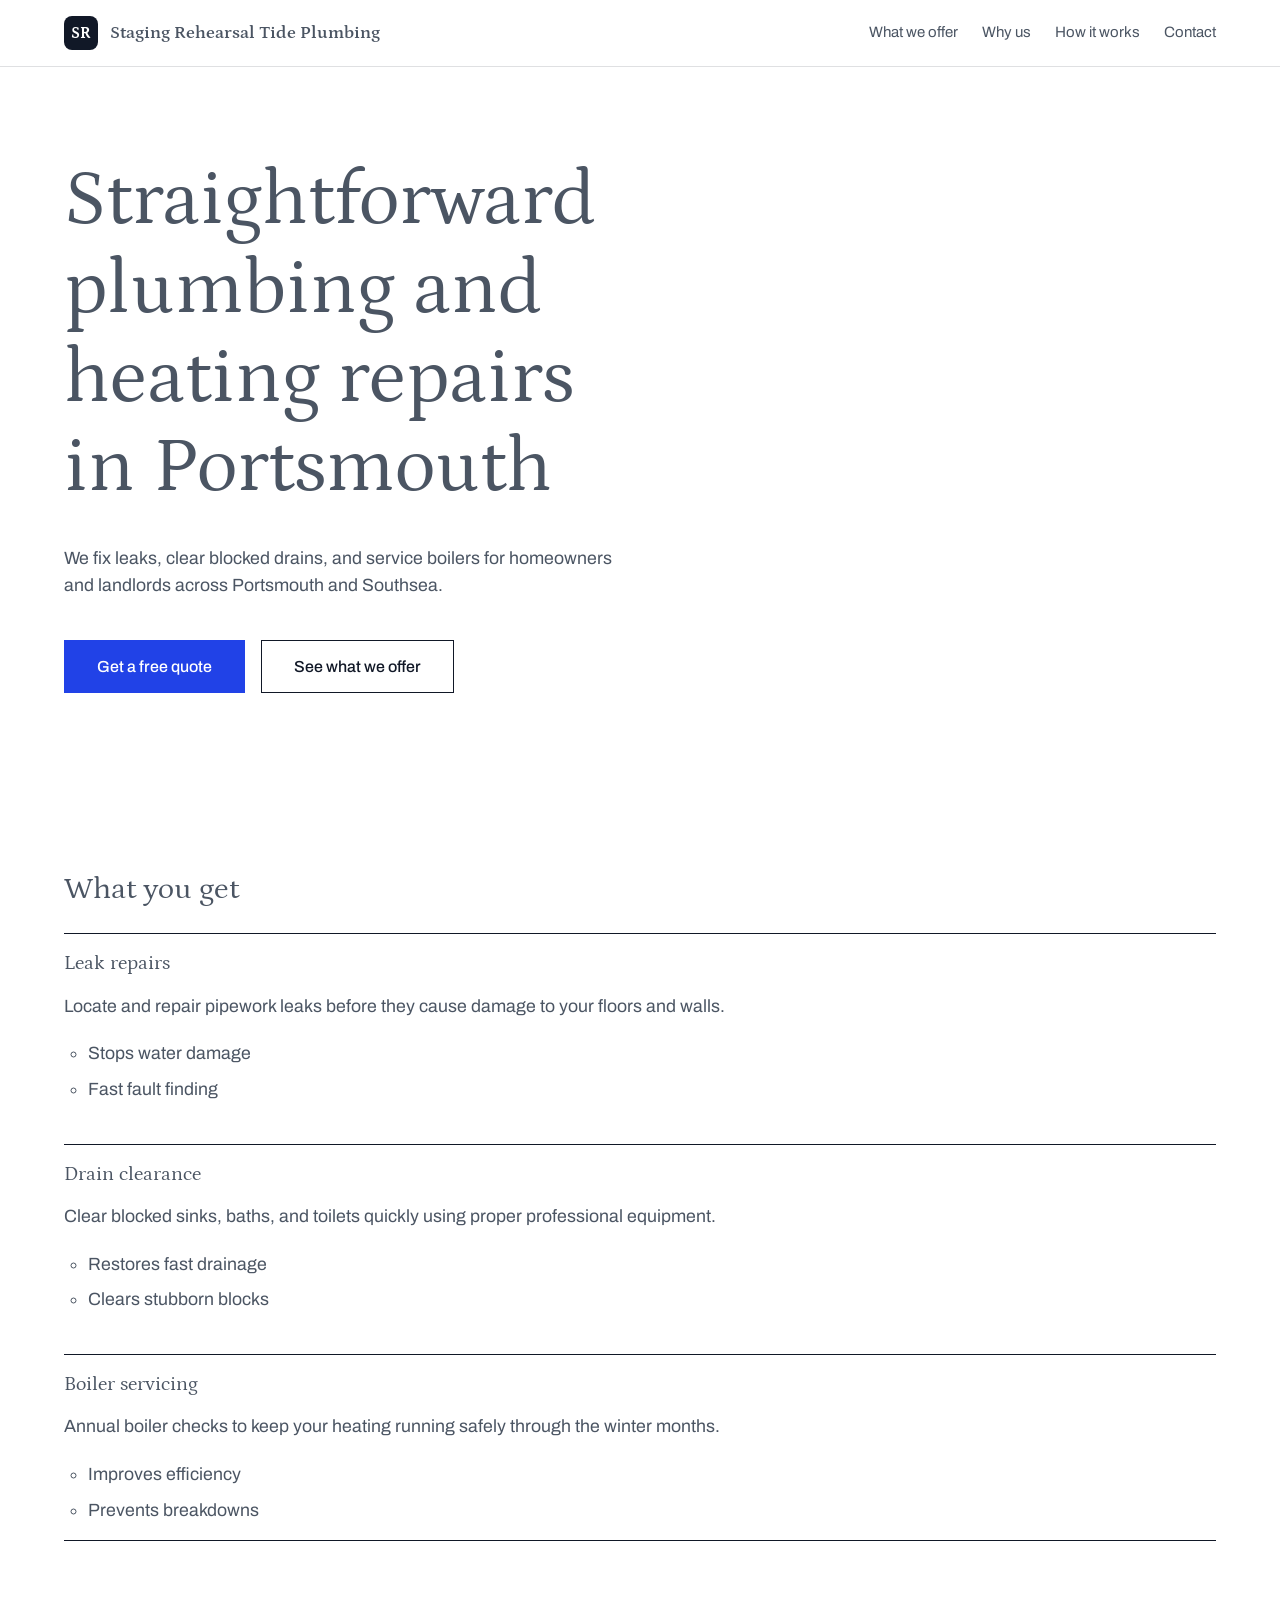
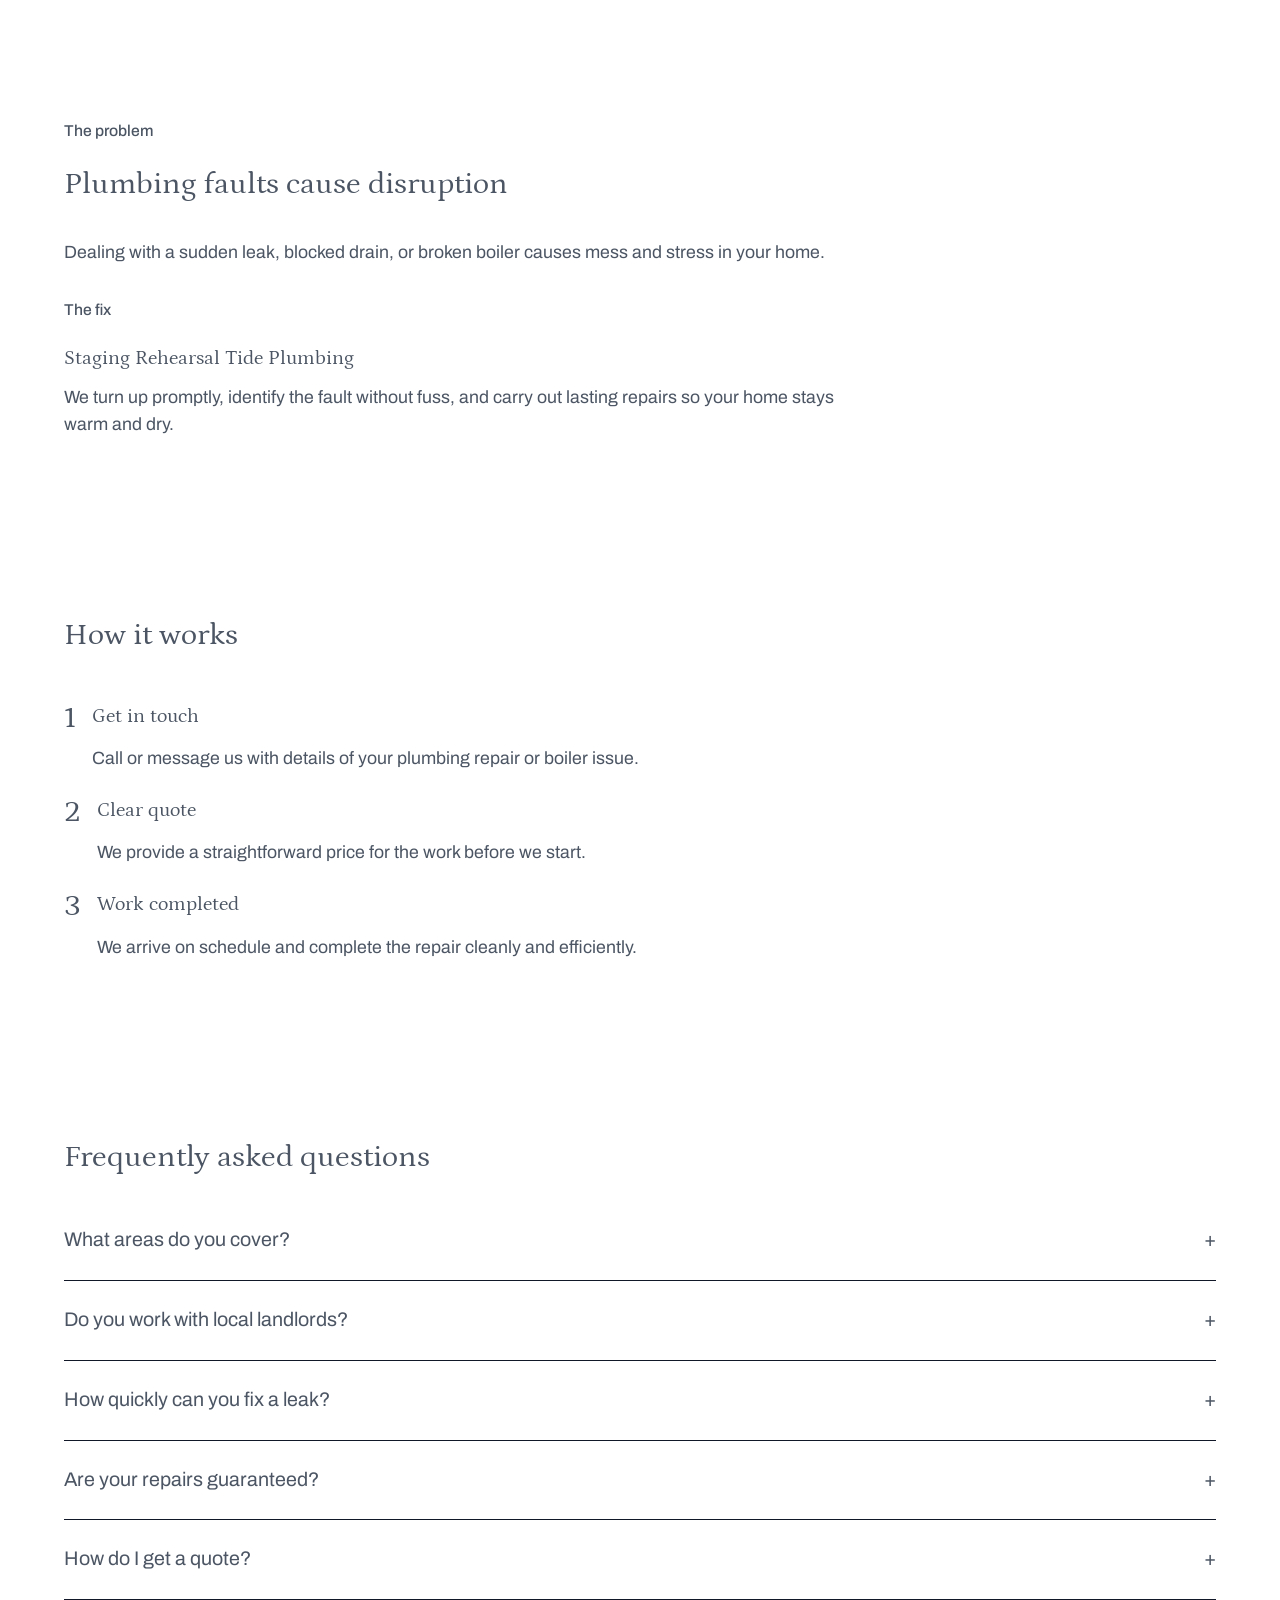
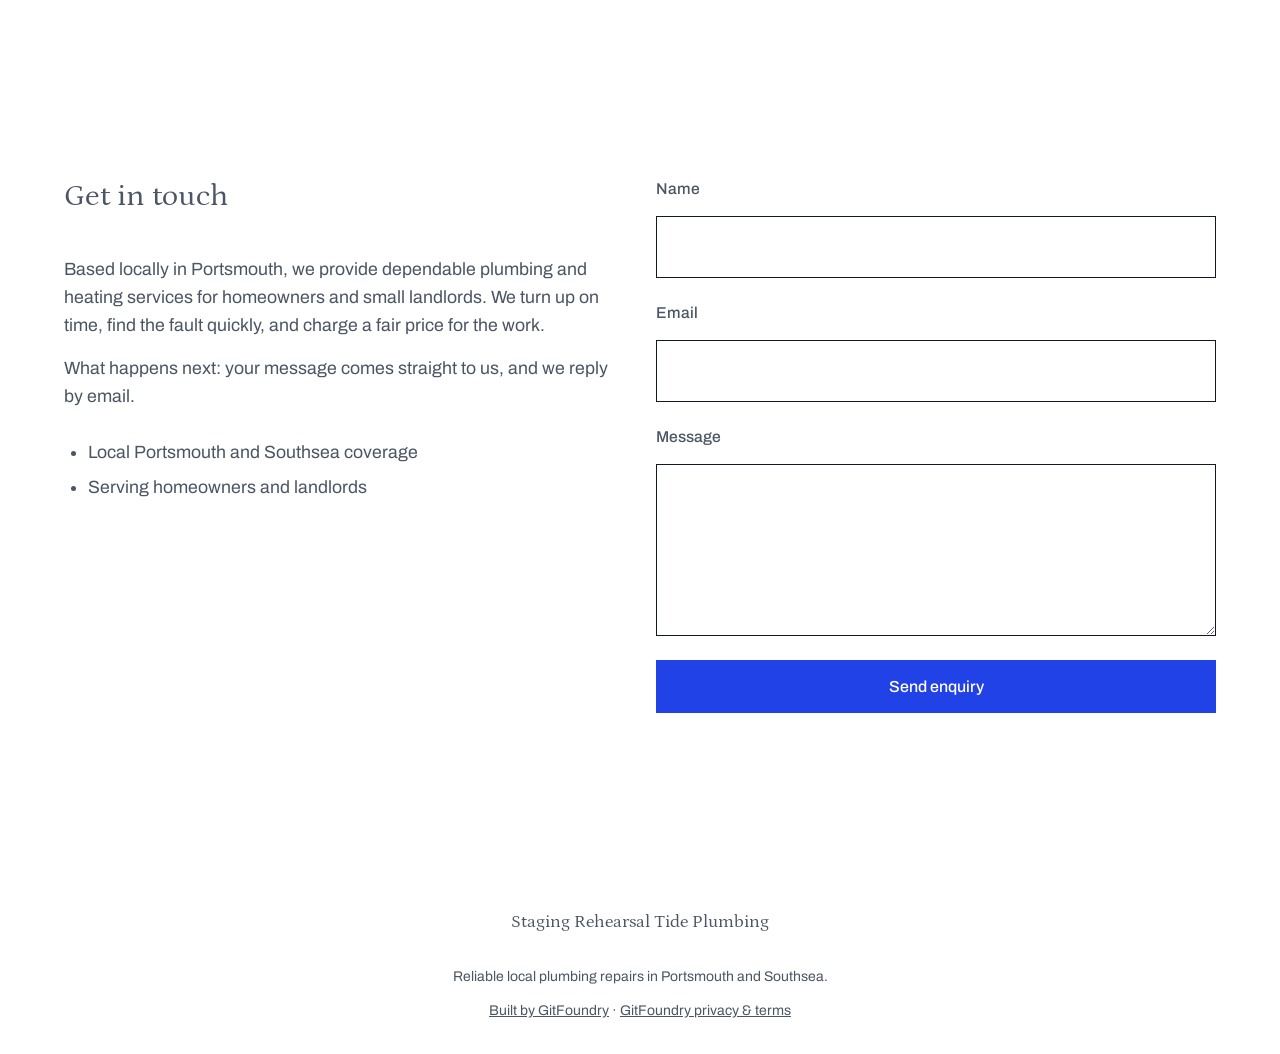
<file: index.html>
<!DOCTYPE html>
<html lang="en">
<head>
  <meta charset="UTF-8">
  <meta name="viewport" content="width=device-width, initial-scale=1.0">
  <title>Staging Rehearsal Tide Plumbing — Straightforward plumbing and heating repairs in Portsmouth</title>
  <meta name="description" content="Staging Rehearsal Tide Plumbing offers local plumbing repairs, drain clearance, and boiler servicing for homeowners and landlords in Portsmouth and Southsea.">
  <link rel="icon" href="favicon.svg" type="image/svg+xml">
  <link href="https://fonts.googleapis.com/css2?family=Petrona:wght@100..900&family=Archivo:wght@300..700&display=swap" rel="stylesheet">
  <link rel="stylesheet" href="styles.css">
  <noscript><style>
  .menu-toggle { display: none !important; }
  </style></noscript>
  <meta property="og:title" content="Staging Rehearsal Tide Plumbing">
  <meta property="og:description" content="Staging Rehearsal Tide Plumbing offers local plumbing repairs, drain clearance, and boiler servicing for homeowners and landlords in Portsmouth and Southsea.">
  <meta property="og:image" content="og-image.png">
  <meta property="og:url" content="index.html">
  <meta property="og:type" content="website">
  <meta name="twitter:card" content="summary_large_image">
  <script type="application/ld+json">{"@context":"https://schema.org","@type":"ProfessionalService","name":"Staging Rehearsal Tide Plumbing","description":"Based locally in Portsmouth, we provide dependable plumbing and heating services for homeowners and small landlords. We turn up on time, find the fault quickly, and charge a fair price for the work."}</script>
</head>
<body>
<a class="skip-link" href="#main">Skip to content</a>
<header class="site-header" data-mobile-nav-open="false">
  <div class="site-header__inner">
    <a class="brand" href="index.html">
      <span class="brand__mark" aria-hidden="true">SR</span>
      <span class="brand__wordmark">Staging Rehearsal Tide Plumbing</span>
    </a>
    <button type="button" class="menu-toggle" data-mobile-nav-toggle aria-controls="primary-nav" aria-expanded="false" aria-label="Toggle navigation">
      <span class="menu-toggle__bar" aria-hidden="true"></span>
      <span class="menu-toggle__bar" aria-hidden="true"></span>
      <span class="menu-toggle__bar" aria-hidden="true"></span>
    </button>
    <nav class="primary-nav" id="primary-nav" aria-label="Primary">
      <a href="#features-list">What we offer</a>
      <a href="#problem-solution">Why us</a>
      <a href="#process-steps">How it works</a>
      <a href="#contact-block">Contact</a>
    </nav>
  </div>
</header>

<main id="main">
<section data-section="hero-split" data-surface="dominant" id="hero-split" class="hero-split">
  <div class="container hero-split__inner">
    <div class="hero-split__text">
      <h1 class="hero-split__headline">Straightforward plumbing and heating repairs in Portsmouth</h1>
      <p class="hero-split__sub">We fix leaks, clear blocked drains, and service boilers for homeowners and landlords across Portsmouth and Southsea.</p>
      <div class="hero-split__ctas">
        <a href="#contact" class="btn btn--primary">Get a free quote</a>
        <a href="#features-list" class="btn btn--ghost">See what we offer</a>
      </div>
    </div>

  </div>
</section>
<section data-section="features-list" data-surface="dominant" id="features-list" class="features-list">
  <div class="container">
    <h2 class="features-list__title">What you get</h2>
    <ul class="features-list__items">
      <li class="features-list__item">
        <div class="features-list__body">
          <h3 class="features-list__name">Leak repairs</h3>
          <p class="features-list__desc">Locate and repair pipework leaks before they cause damage to your floors and walls.</p>
          <ul class="features-list__bullets"><li>Stops water damage</li><li>Fast fault finding</li></ul>
        </div>
      </li>
      <li class="features-list__item">
        <div class="features-list__body">
          <h3 class="features-list__name">Drain clearance</h3>
          <p class="features-list__desc">Clear blocked sinks, baths, and toilets quickly using proper professional equipment.</p>
          <ul class="features-list__bullets"><li>Restores fast drainage</li><li>Clears stubborn blocks</li></ul>
        </div>
      </li>
      <li class="features-list__item">
        <div class="features-list__body">
          <h3 class="features-list__name">Boiler servicing</h3>
          <p class="features-list__desc">Annual boiler checks to keep your heating running safely through the winter months.</p>
          <ul class="features-list__bullets"><li>Improves efficiency</li><li>Prevents breakdowns</li></ul>
        </div>
      </li>
    </ul>
  </div>
</section>
<section data-section="problem-solution" data-surface="dominant" id="problem-solution" class="problem-solution">
  <div class="container problem-solution__inner">
    <div class="problem-solution__problem">
      <p class="problem-solution__label">The problem</p>
      <h2 class="problem-solution__headline">Plumbing faults cause disruption</h2>
      <p class="problem-solution__body">Dealing with a sudden leak, blocked drain, or broken boiler causes mess and stress in your home.</p>
    </div>
    <div class="problem-solution__answer">
      <p class="problem-solution__label">The fix</p>
      <h3 class="problem-solution__product">Staging Rehearsal Tide Plumbing</h3>
      <p class="problem-solution__body">We turn up promptly, identify the fault without fuss, and carry out lasting repairs so your home stays warm and dry.</p>
    </div>
  </div>
</section>
<section data-section="process-steps" data-surface="dominant" id="process-steps" class="process-steps">
  <div class="container">
    <div class="process-steps__intro">
    <h2 class="process-steps__title">How it works</h2>
    </div>
    <ol class="process-steps__list">
      <li class="process-step">
        <span class="process-step__num" aria-hidden="true">1</span>
        <div class="process-step__body">
          <h3 class="process-step__heading">Get in touch</h3>
          <p class="process-step__desc">Call or message us with details of your plumbing repair or boiler issue.</p>
        </div>
      </li>
      <li class="process-step">
        <span class="process-step__num" aria-hidden="true">2</span>
        <div class="process-step__body">
          <h3 class="process-step__heading">Clear quote</h3>
          <p class="process-step__desc">We provide a straightforward price for the work before we start.</p>
        </div>
      </li>
      <li class="process-step">
        <span class="process-step__num" aria-hidden="true">3</span>
        <div class="process-step__body">
          <h3 class="process-step__heading">Work completed</h3>
          <p class="process-step__desc">We arrive on schedule and complete the repair cleanly and efficiently.</p>
        </div>
      </li>
    </ol>
  </div>
</section>
<section data-section="faq-accordion" data-surface="dominant" id="faq-accordion" class="faq-accordion">
  <div class="container">
    <h2 class="faq-accordion__title">Frequently asked questions</h2>
    <div class="faq-accordion__list">
      <details class="faq-item">
        <summary class="faq-item__question">What areas do you cover?</summary>
        <div class="faq-item__answer"><p>We cover all of Portsmouth and Southsea for domestic plumbing and heating jobs.</p></div>
      </details>
      <details class="faq-item">
        <summary class="faq-item__question">Do you work with local landlords?</summary>
        <div class="faq-item__answer"><p>Yes, we handle routine repairs and boiler servicing for small landlords in the area.</p></div>
      </details>
      <details class="faq-item">
        <summary class="faq-item__question">How quickly can you fix a leak?</summary>
        <div class="faq-item__answer"><p>We aim to attend urgent leaks on the same day depending on our daily schedule.</p></div>
      </details>
      <details class="faq-item">
        <summary class="faq-item__question">Are your repairs guaranteed?</summary>
        <div class="faq-item__answer"><p>All our replacement parts and repair work come with a standard workmanship guarantee.</p></div>
      </details>
      <details class="faq-item">
        <summary class="faq-item__question">How do I get a quote?</summary>
        <div class="faq-item__answer"><p>Call us or send a message with details of the repair and we will give you a clear price.</p></div>
      </details>
    </div>
  </div>
</section>
<section data-section="contact-block" data-surface="dominant" id="contact" class="contact-block">
  <div class="container contact-block__inner" id="contact-block">
    <div class="contact-block__info">
      <h2 class="contact-block__title">Get in touch</h2>
      <p class="contact-block__about">Based locally in Portsmouth, we provide dependable plumbing and heating services for homeowners and small landlords. We turn up on time, find the fault quickly, and charge a fair price for the work.</p>
      <p class="contact-block__promise">What happens next: your message comes straight to us, and we reply by email.</p>
      <ul class="contact-block__signals"><li>Local Portsmouth and Southsea coverage</li><li>Serving homeowners and landlords</li></ul>
    </div>
    <form class="contact-block__form" action="https://gitfoundry-worker-test.gitfoundry.workers.dev/api/site-enquiry" method="POST">
      <input type="hidden" name="subject" value="Enquiry from Staging Rehearsal Tide Plumbing">
      <input type="hidden" name="page" value="index.html">
      <input type="text" name="_gotcha" tabindex="-1" autocomplete="off" aria-hidden="true" style="position:absolute;left:-9999px">
      <div class="form-field">
        <label for="contact-name" class="form-label">Name</label>
        <input id="contact-name" name="name" type="text" class="form-input" autocomplete="name" required>
      </div>
      <div class="form-field">
        <label for="contact-email" class="form-label">Email</label>
        <input id="contact-email" name="email" type="email" class="form-input" autocomplete="email" required>
      </div>
      <div class="form-field">
        <label for="contact-message" class="form-label">Message</label>
        <textarea id="contact-message" name="message" class="form-textarea" rows="5" required></textarea>
      </div>
      <button type="submit" class="btn btn--primary">Send enquiry</button>
    </form>
  </div>
</section>
</main>
<footer class="site-footer">
  <div class="container site-footer__inner">
    <p class="site-footer__brand">Staging Rehearsal Tide Plumbing</p>
    <p class="site-footer__tagline">Reliable local plumbing repairs in Portsmouth and Southsea.</p>
    <p class="site-footer__built"><a href="https://gitfoundry.co.uk">Built by GitFoundry</a> · <a href="https://gitfoundry.co.uk/legal">GitFoundry privacy &amp; terms</a></p>
  </div>
</footer>
  <script src="mobile-nav.js" defer></script>
</body>
</html>
</file>
<file: styles.css>
/* Composable design stylesheet for style "arcade-f65b0b91-bdd1-458d-8775-2f6fa8a9d4b1". */
/* Compiled from reviewed style data by lib/design-css.mjs. The model never writes this file. */
:root {
  --colour-dominant: #ffffff;
  --colour-on-dominant: #4b5563;
  --colour-supporting: #111827;
  --colour-on-supporting: #ffffff;
  --colour-accent: #2142e7;
  --colour-on-accent: #ffffff;
  --colour-muted: #70747d;
  --colour-border: #111827;
  --colour-focus: #4b5563;
  --colour-on-dark-focus: #ffffff;
  --colour-error: #6b0014;
  --colour-success: #0b3d20;
  --font-display: "Petrona", Georgia, "Times New Roman", serif;
  --font-body: "Archivo", -apple-system, BlinkMacSystemFont, "Segoe UI", Roboto, Helvetica, Arial, sans-serif;
  --text-display: clamp(3.482rem, 3.0140000000000002rem + 2.34vw, 5.12rem);
  --leading-display: 1.14;
  --tracking-display: -0.02em;
  --weight-display: 400;
  --text-h1: clamp(2.176rem, 1.8834285714285715rem + 1.4628571428571429vw, 3.2rem);
  --leading-h1: 1.19;
  --tracking-h1: -0.015em;
  --weight-h1: 400;
  --text-h2: clamp(1.375rem, 1.1964285714285714rem + 0.8928571428571428vw, 2rem);
  --leading-h2: 1.24;
  --tracking-h2: -0.01em;
  --weight-h2: 400;
  --text-h3: clamp(1.125rem, 1.0892857142857142rem + 0.17857142857142858vw, 1.25rem);
  --leading-h3: 1.34;
  --tracking-h3: 0em;
  --weight-h3: 400;
  --text-body: clamp(1rem, 0.9642857142857143rem + 0.17857142857142858vw, 1.125rem);
  --leading-body: 1.56;
  --tracking-body: 0em;
  --weight-body: 400;
  --text-small: 0.875rem;
  --leading-small: 1.46;
  --tracking-small: 0em;
  --weight-small: 400;
  --text-label: clamp(0.875rem, 0.8392857142857143rem + 0.17857142857142858vw, 1rem);
  --leading-label: 1.4;
  --tracking-label: 0.01em;
  --weight-label: 500;
  --text-button: 1rem;
  --leading-button: 1.2;
  --tracking-button: 0em;
  --weight-button: 500;
  --measure: 79ch;
  --space-0: 0.25rem;
  --space-1: 0.5rem;
  --space-2: 0.75rem;
  --space-3: 1rem;
  --space-4: 1.5rem;
  --space-5: 2rem;
  --space-6: 3rem;
  --space-7: 4rem;
  --space-8: 6rem;
  --gutter: clamp(1rem, 0.7142857142857143rem + 1.4285714285714286vw, 2rem);
  --section-gap: clamp(3rem, 2.142857142857143rem + 4.285714285714286vw, 6rem);
  --content-max: 72rem;
  --radius: 0rem;
  --shadow: none;
  --colour-action: var(--colour-accent);
  --colour-on-action: var(--colour-on-accent);
  --card-border: 1px solid var(--colour-border);
  --card-shadow: none;
  --control-min-height: 44px;
  --motion-fast: 120ms;
  --motion-normal: 200ms;
  --motion-slow: 320ms;
  --easing: cubic-bezier(0.2, 0, 0, 1);
}

*, *::before, *::after { box-sizing: border-box; }

body {
  margin: 0;
  font-family: var(--font-body);
  font-size: var(--text-body);
  line-height: var(--leading-body);
  background: var(--colour-dominant);
  color: var(--colour-on-dominant);
  overflow-wrap: anywhere;
}

/* anywhere, not break-word: only anywhere shrinks the min-content size, so a
   long word in a grid or flex child wraps instead of widening its track and
   bursting the page under 200% text enlargement. */
h1, h2, h3 { text-wrap: balance; overflow-wrap: anywhere; }

h1 {
  font-family: var(--font-display);
  font-size: var(--text-h1);
  font-weight: var(--weight-h1);
  line-height: var(--leading-h1);
  letter-spacing: var(--tracking-h1)em;
  margin-block: var(--space-6) var(--space-4);
}

h2 {
  font-family: var(--font-display);
  font-size: var(--text-h2);
  font-weight: var(--weight-h2);
  line-height: var(--leading-h2);
  letter-spacing: var(--tracking-h2)em;
  margin-block: var(--space-6) var(--space-3);
}

h3 {
  font-family: var(--font-display);
  font-size: var(--text-h3);
  font-weight: var(--weight-h3);
  line-height: var(--leading-h3);
  letter-spacing: var(--tracking-h3)em;
  margin-block: var(--space-5) var(--space-3);
}

p { max-width: var(--measure); }

small {
  font-size: var(--text-small);
  line-height: var(--leading-small);
}

label, .form-label {
  display: block;
  font-size: var(--text-label);
  font-weight: var(--weight-label);
  line-height: var(--leading-label);
  letter-spacing: var(--tracking-label)em;
  margin-block-end: var(--space-1);
}

.page-title {
  font-family: var(--font-display);
  font-size: var(--text-display);
  font-weight: var(--weight-display);
  line-height: var(--leading-display);
  letter-spacing: var(--tracking-display)em;
  /* An inner page's title sits outside a container: keep it inside the same gutters. */
  width: min(100% - (2 * var(--gutter)), var(--content-max));
  margin-inline: auto;
  padding-block-start: var(--section-gap);
  overflow-wrap: anywhere;
}

/* Semantic surfaces: every section colour resolves through these variables,
   so text always sits on its measured on-colour. */
[data-surface="dominant"] {
  --surface: var(--colour-dominant);
  --ink: var(--colour-on-dominant);
  background: var(--surface);
  color: var(--ink);
}

[data-surface="supporting"] {
  --surface: var(--colour-supporting);
  --ink: var(--colour-on-supporting);
  background: var(--surface);
  color: var(--ink);
}

[data-surface] :is(h1, h2, h3, p) { color: inherit; }

/* Plain links inherit their surface ink. Button-links are excluded: their
   colours come from the button rules below, and this selector would otherwise
   out-specify .btn--primary and paint accent buttons in body text. */
[data-surface] a:not(.btn) { color: inherit; }

/* Document rhythm: tight groups, generous separation. */
.container {
  width: min(100% - (2 * var(--gutter)), var(--content-max));
  margin-inline: auto;
}

main > section { padding-block: var(--section-gap); }

/* Hero compositions. */
.hero-centered__inner,
.hero-split__inner,
.hero-banner__inner {
  display: grid;
  gap: var(--space-5);
  align-items: center;
}

.hero-centered__headline,
.hero-split__headline,
.hero-banner__headline {
  font-family: var(--font-display);
  font-size: var(--text-display);
  font-weight: var(--weight-display);
  line-height: var(--leading-display);
  letter-spacing: var(--tracking-display)em;
  margin-block: 0 var(--space-3);
  /* No ch cap here: ch scales with font-size, so it cannot constrain a
     headline that is simply too large for its copy. Length is governed by the
     display scale in the style record instead. */
}

.hero-note {
  padding: var(--space-5);
  border-radius: var(--radius);
}

/* Feature compositions. */
.features-list__items { list-style: none; margin: 0; padding: 0; display: grid; gap: var(--space-4); }
.features-grid__cards { display: grid; gap: var(--space-5); }
.feature-card {
  padding: var(--space-5);
  border: var(--card-border);
  border-radius: var(--radius);
  box-shadow: var(--card-shadow);
}

/* Founder composition. */
.founder-story__inner { display: grid; gap: var(--space-5); align-items: start; }
.founder-story__image img { width: 100%; height: auto; display: block; border-radius: var(--radius); }

/* Process compositions. */
.process-steps__list,
.how-it-works__steps { list-style: none; margin: 0; padding: 0; display: grid; gap: var(--space-4); }

/* FAQ disclosures. */
details.faq-item { border-block-end: 1px solid var(--colour-border); padding-block: var(--space-3); }
details.faq-item summary {
  cursor: pointer;
  font-size: var(--text-h3);
  font-weight: var(--weight-h3);
  padding-block: var(--space-1);
  min-height: 44px;
}

/* Conversion compositions. */
.waitlist-capture__row { display: grid; gap: var(--space-3); }
.contact-block__inner { display: grid; gap: var(--space-5); }

/* Section roots: in-page anchors land with breathing room. Listing every
   root also keeps validator class coverage honest on the new path. */
.hero-centered,
.hero-split,
.hero-banner,
.features-list,
.features-grid,
.problem-solution,
.founder-story,
.process-steps,
.how-it-works,
.faq-accordion,
.cta-banner,
.waitlist-capture,
.contact-block,
.editorial-intro,
.manifesto-band,
.outcomes-band,
.capability-rows,
.work-index,
.image-triptych,
.client-logos { scroll-margin-top: var(--space-4); }

.waitlist-capture__inner { display: grid; gap: var(--space-4); align-content: start; }

/* Section element vocabulary: every class the catalogue renderers emit gets
   a token-driven rule, so validator class coverage holds on the new path. */
.hero-centered__copy,
.hero-split__text {
  display: grid;
  gap: var(--space-3);
  align-content: start;
}

.hero-centered__kicker,
.process-steps__eyebrow,
.founder-story__eyebrow,
.waitlist-capture__eyebrow,
.problem-solution__label {
  font-size: var(--text-label);
  font-weight: var(--weight-label);
  line-height: var(--leading-label);
  letter-spacing: var(--tracking-label)em;
  margin-block: 0 var(--space-2);
}

.hero-centered__sub,
.hero-split__sub,
.hero-banner__sub {
  font-size: var(--text-body);
  line-height: var(--leading-body);
  margin-block: 0 var(--space-4);
}

.hero-centered__ctas,
.hero-split__ctas {
  display: flex;
  flex-wrap: wrap;
  gap: var(--space-3);
  align-items: center;
}

/* WCAG 2.5.8 gives a standalone link a 24px minimum target. Declare it: left
   to the body leading, a style with tighter leading drops under the floor. */
.hero-centered__text-link {
  font-weight: var(--weight-button);
  text-underline-offset: 3px;
  display: inline-flex;
  align-items: center;
  min-height: 24px;
}

.hero-note {
  padding: var(--space-5);
  border-radius: var(--radius);
}

.hero-note__label {
  font-size: var(--text-label);
  font-weight: var(--weight-label);
  letter-spacing: var(--tracking-label)em;
  margin-block: 0 var(--space-2);
}

.hero-note__title {
  font-family: var(--font-display);
  font-size: var(--text-h3);
  font-weight: var(--weight-h3);
  line-height: var(--leading-h3);
  margin-block: 0 var(--space-2);
}

.hero-note__rule {
  border-block-start: 1px solid currentColor;
  opacity: 0.55;
  margin-block: var(--space-3);
}

.hero-note__body { margin-block: 0 var(--space-2); }
.hero-note__signoff { font-size: var(--text-small); margin-block: 0; }

.hero-split__image img { width: 100%; height: auto; display: block; border-radius: var(--radius); }

.features-list__title,
.features-grid__title,
.process-steps__title,
.how-it-works__title,
.faq-accordion__title,
.founder-story__title,
.contact-block__title,
.waitlist-capture__title,
.problem-solution__headline {
  font-family: var(--font-display);
  font-size: var(--text-h2);
  font-weight: var(--weight-h2);
  line-height: var(--leading-h2);
  letter-spacing: var(--tracking-h2)em;
  margin-block: 0 var(--space-4);
}

.hero-centered__inner:not(:has(.hero-note)) { grid-template-columns: 1fr; }

.features-list__item {
  display: grid;
  grid-template-columns: 1fr;
  gap: var(--space-3);
  padding-block: var(--space-3);
  border-block-start: 1px solid var(--colour-border);
}

.features-list__item:last-child { border-block-end: 1px solid var(--colour-border); }

.features-list__num {
  font-family: var(--font-display);
  font-size: var(--text-h3);
  font-weight: var(--weight-h3);
}

.features-list__body { display: grid; gap: var(--space-1); align-content: start; }

.features-list__name,
.feature-card__title,
.process-step__heading,
.how-step__heading {
  font-family: var(--font-display);
  font-size: var(--text-h3);
  font-weight: var(--weight-h3);
  line-height: var(--leading-h3);
  margin-block: 0 var(--space-1);
}

.features-list__desc,
.feature-card__desc,
.process-step__desc,
.how-step__desc { margin-block: 0; }

.features-list__bullets,
.feature-card__bullets,
.founder-story__signals,
.contact-block__signals {
  margin: var(--space-2) 0 0;
  padding-inline-start: var(--space-4);
  display: grid;
  gap: var(--space-1);
}

.problem-solution__inner { display: grid; gap: var(--space-5); }
.problem-solution__problem, .problem-solution__answer { display: grid; gap: var(--space-2); align-content: start; }
.problem-solution__body { margin-block: 0; }
.problem-solution__product {
  font-family: var(--font-display);
  font-size: var(--text-h3);
  font-weight: var(--weight-h3);
  margin-block: 0;
}

.founder-story__text { display: grid; gap: var(--space-2); align-content: start; }
.founder-story__body { margin-block: 0; }
.founder-story__subhead {
  font-family: var(--font-display);
  font-size: var(--text-h3);
  font-weight: var(--weight-h3);
  margin-block: var(--space-3) var(--space-1);
}
.founder-story__steps { margin: 0; padding-inline-start: var(--space-4); display: grid; gap: var(--space-1); }
.founder-story--no-image .founder-story__inner { grid-template-columns: 1fr; }

.process-steps__intro { display: grid; gap: var(--space-1); margin-block-end: var(--space-4); }
.process-step,
.how-step {
  display: grid;
  grid-template-columns: auto 1fr;
  gap: var(--space-3);
}
.process-step__body { display: grid; gap: var(--space-1); align-content: start; }
.process-step__num,
.how-step__num {
  font-family: var(--font-display);
  font-size: var(--text-h2);
  font-weight: var(--weight-h2);
  line-height: 1;
}

.faq-accordion__list { display: grid; }
.faq-item__question { display: flex; justify-content: space-between; align-items: baseline; gap: var(--space-3); cursor: pointer; list-style: none; }
.faq-item__question::-webkit-details-marker { display: none; }
.faq-item__question::after { content: "+"; flex: 0 0 auto; }
details[open] > .faq-item__question::after { content: "−"; }
.faq-item__answer p { margin-block: var(--space-2) 0; }

.cta-banner__inner { display: grid; gap: var(--space-3); justify-items: start; }
.cta-banner__hook { font-size: var(--text-h3); line-height: var(--leading-h3); margin-block: 0; }

.waitlist-capture__intro { display: grid; gap: var(--space-1); }
.waitlist-capture__form { display: grid; gap: var(--space-3); }
.waitlist-capture__label { margin-block-end: 0; }
/* 2026-09-10 — was white-space: nowrap, which defeated the grid/flex
   blowout guard (.waitlist-capture__row > *, line ~562) that every other
   button in this design system relies on to wrap instead of bursting the
   page under text enlargement. Explicit white-space: normal documents that
   decision and keeps this selector defined (validate-site.mjs requires
   every rendered class to have a rule). */
.waitlist-capture__btn { white-space: normal; }

.contact-block__info { display: grid; gap: var(--space-3); align-content: start; }
.contact-block__about,
.contact-block__hours,
.contact-block__promise { margin-block: 0; }
.contact-block__form { display: grid; gap: 0; align-content: start; }

.site-footer__inner { display: grid; gap: var(--space-2); }
.site-footer__brand { font-family: var(--font-display); font-weight: var(--weight-h3); }
.site-footer__tagline,
.site-footer__built { font-size: var(--text-small); margin-block: 0; }
/* The credit link must read on the footer's own surface, not the browser's default blue. */
.site-footer__built a { color: inherit; text-decoration: underline; }

/* Actions: primary rides the accent pair, secondary the supporting pair. */
.btn, button {
  font-family: var(--font-body);
  font-size: var(--text-button);
  font-weight: var(--weight-button);
  line-height: var(--leading-button);
  letter-spacing: var(--tracking-button)em;
}

.btn {
  display: inline-flex;
  align-items: center;
  justify-content: center;
  min-height: var(--control-min-height);
  padding: var(--space-3) var(--space-5);
  border-radius: var(--radius);
  text-decoration: none;
  border: 1px solid transparent;
}

.btn--primary {
  background: var(--colour-action);
  color: var(--colour-on-action);
}

.btn--ghost {
  background: transparent;
  border-color: currentColor;
  color: var(--colour-supporting);
}

[data-surface="supporting"] .btn--ghost { color: var(--colour-on-supporting); }

/* Form controls. */
.form-input, .form-textarea, .waitlist-capture__input {
  width: 100%;
  min-height: var(--control-min-height);
  padding: var(--space-3);
  font: inherit;
  color: inherit;
  background: transparent;
  border: 1px solid var(--colour-border);
  border-radius: var(--radius);
}

.form-field { display: grid; gap: var(--space-1); margin-block-end: var(--space-4); }
.form-error { color: var(--colour-error); font-weight: 600; }

/* Grid/flex blowout guard: text-bearing grid and flex children must shrink
   below their min-content size, or a long word bursts the page under text
   enlargement instead of wrapping. */
.hero-centered__inner > *,
.hero-split__inner > *,
.features-grid__cards > *,
.founder-story__inner > *,
.contact-block__inner > *,
.waitlist-capture__inner > *,
.waitlist-capture__row > *,
.problem-solution__inner > *,
.cta-banner__inner > *,
.hero-centered__ctas > *,
.hero-split__ctas > * {
  min-width: 0;
}

/* Navigation tokens for the polish-installed header. The header block owns
   colours and type size; these additive rules own layout and touch targets.
   (An earlier .site-nav block styled nothing — the header emits
   .primary-nav — so these target the real classes.) */
.primary-nav { display: flex; flex-wrap: wrap; gap: var(--space-3); align-items: center; }
.primary-nav a { text-decoration: none; padding-block: 0.25rem; }
.primary-nav a:hover { text-decoration: underline; text-underline-offset: 3px; }

/* The shared header toggle ships at 38px; the product default is 44px.
   min-height here does not disturb the header block's own box rules. */
.menu-toggle { min-height: 44px; }

/* Footer. */
.site-footer { padding-block: var(--section-gap) var(--space-5); }

/* State changes only: focus, hover, pressed. No entrance choreography, and
   never opacity zero as a prerequisite for visible content. */
a, button, .btn, input, textarea, summary {
  transition:
    color var(--motion-fast) var(--easing),
    background-color var(--motion-normal) var(--easing),
    border-color var(--motion-fast) var(--easing),
    box-shadow var(--motion-normal) var(--easing);
}

a:hover { text-decoration-thickness: 2px; }
.btn--primary:hover { filter: brightness(1.06); }
.btn--primary:active { filter: brightness(0.96); }
.btn:disabled, button:disabled { opacity: 0.55; cursor: not-allowed; }

:focus-visible {
  outline: 3px solid var(--colour-focus);
  outline-offset: 2px;
}

[data-surface="supporting"] :focus-visible { outline-color: var(--colour-on-dark-focus); }

@media (prefers-reduced-motion: reduce) {
  *, *::before, *::after {
    animation-duration: 0.01ms !important;
    animation-iteration-count: 1 !important;
    transition-duration: 0.01ms !important;
    scroll-behavior: auto !important;
  }
  html { scroll-behavior: auto; }
}

/* ── Hero atmosphere ───────────────────────────────────────────────────────
   A colour field drawn from the style's own palette. No image file, nothing
   licensed, nothing to store, and each style tints itself. Overlapping soft
   radial gradients read as depth the way a photograph does, without one.
   The scrim is what guarantees the text contrast — a gradient behind text
   cannot be measured, so it is never trusted on its own. */
.hero-atmosphere {
  position: relative;
  isolation: isolate;
  display: grid;
  align-items: end;
  min-height: min(86vh, 44rem);
  overflow: hidden;
  background: var(--colour-dominant);
  color: var(--colour-on-dominant);
}

.hero-atmosphere__field {
  position: absolute;
  inset: 0;
  z-index: -2;
  background: radial-gradient(120% 90% at 14% 12%, color-mix(in oklab, var(--colour-accent) 16%, var(--colour-dominant)) 0%, transparent 62%),
    radial-gradient(110% 100% at 86% 78%, color-mix(in oklab, var(--colour-muted) 12%, var(--colour-dominant)) 0%, transparent 70%),
    var(--colour-dominant);
}

/* Fixed, measurable darkening so the on-supporting ink always clears its
   contrast threshold regardless of where the gradient stops happen to land. */
.hero-atmosphere__scrim {
  position: absolute;
  inset: 0;
  z-index: -1;
  background: linear-gradient(to top, rgba(255, 255, 255, 0.35) 0%, rgba(255, 255, 255, 0.15) 60%, rgba(255, 255, 255, 0.05) 100%);
}

.hero-atmosphere__inner {
  padding-block: var(--section-gap);
  display: grid;
  justify-items: start;
  gap: var(--space-2);
}

.hero-atmosphere__kicker {
  font-size: var(--text-small);
  font-weight: var(--weight-label);
  letter-spacing: 0.14em;
  text-transform: uppercase;
  margin-block: 0;
  opacity: 0.85;
}

.hero-atmosphere__headline {
  font-family: var(--font-display);
  font-size: var(--text-display);
  font-weight: var(--weight-display);
  line-height: var(--leading-display);
  letter-spacing: var(--tracking-display)em;
  margin-block: 0 var(--space-2);
  max-width: 20ch;
}

.hero-atmosphere__sub {
  font-size: var(--text-body);
  line-height: var(--leading-body);
  margin-block: 0 var(--space-4);
  opacity: 0.92;
}

.hero-atmosphere__ctas {
  display: flex;
  flex-wrap: wrap;
  gap: var(--space-3);
  align-items: center;
}

.hero-atmosphere__ctas > * { min-width: 0; }

.hero-atmosphere__text-link {
  font-weight: var(--weight-button);
  text-underline-offset: 3px;
  display: inline-flex;
  align-items: center;
  min-height: 24px;
}

/* ── Editorial sections ────────────────────────────────────────────────────
   Asymmetric grids: a small-caps label in the left margin, a large headline,
   body copy in a middle column and a list on the right. Mobile-first, so each
   block is a readable stack until there is width for the real composition. */

/* A bleed section lets its own background and any full-width child run edge to
   edge. A .container child keeps its inset: the colour field bleeds, the words
   inside it do not. Without the :not() the container lost its gutter and text
   sat flush against the viewport edge. */
.section--bleed { padding-inline: 0; }
.section--bleed > *:not(.container) { width: 100%; max-width: none; margin-inline: 0; }

.editorial-intro__label,
.manifesto-band__label,
.outcomes-band__label,
.capability-rows__label,
.work-index__label,
.client-logos__label {
  font-size: var(--text-small);
  font-weight: var(--weight-label);
  letter-spacing: 0.12em;
  text-transform: uppercase;
  color: var(--colour-muted);
  margin-block: 0 var(--space-3);
}

[data-surface="supporting"] :is(.editorial-intro__label, .manifesto-band__label, .outcomes-band__label, .capability-rows__label, .work-index__label, .client-logos__label) {
  color: inherit;
  opacity: 0.72;
}

.editorial-intro__grid,
.manifesto-band__grid,
.outcomes-band__grid,
.capability-rows__grid,
.work-index__grid,
.client-logos__grid {
  display: grid;
  gap: var(--space-4);
  align-items: start;
}

/* h1 scale, not the hero's display scale. At display scale in these tracks a
   headline broke mid-word: overflow-wrap:anywhere is the safety net that stops
   a grid track bursting, and it splits a word that cannot fit, so the scale has
   to suit the column rather than the wrap mode being loosened. */
.manifesto-band__headline,
.outcomes-band__headline {
  font-family: var(--font-display);
  font-size: var(--text-h1);
  font-weight: var(--weight-display);
  line-height: var(--leading-h1);
  letter-spacing: var(--tracking-h1)em;
  margin-block: 0 var(--space-4);
  max-width: 16ch;
}

/* The introduction is a normal section, with the same heading hierarchy as
   services and FAQs. Its label sits above two balanced content columns. */
.editorial-intro__label { margin-block: 0; }
.editorial-intro__headline {
  font-family: var(--font-display);
  font-size: var(--text-h2);
  font-weight: var(--weight-h2);
  line-height: var(--leading-h2);
  letter-spacing: var(--tracking-h2);
  margin-block: 0;
  max-width: none;
}
.editorial-intro__body p { margin: 0; max-width: 42ch; }

/* Sits beside its own label in a narrower column, so it takes the step below
   the intro and manifesto headlines. */
.capability-rows__headline {
  font-family: var(--font-display);
  font-size: var(--text-h2);
  font-weight: var(--weight-h2);
  line-height: var(--leading-h2);
  letter-spacing: var(--tracking-h2)em;
  margin-block: 0 var(--space-4);
  max-width: 14ch;
}

.editorial-intro__body p,
.manifesto-band__body p { margin-block: 0 var(--space-3); }

.editorial-intro__keywords {
  list-style: none;
  margin: 0;
  padding: 0;
  display: grid;
  gap: var(--space-1);
  font-size: var(--text-small);
  letter-spacing: 0.1em;
  text-transform: uppercase;
  color: var(--colour-muted);
}

[data-surface="supporting"] .editorial-intro__keywords { color: inherit; opacity: 0.72; }

.outcomes-band__items {
  list-style: none;
  margin: 0;
  padding: 0;
  display: grid;
  gap: var(--space-4);
}

.outcomes-band__item {
  border-inline-start: 1px solid var(--colour-border);
  padding-inline-start: var(--space-3);
  min-width: 0;
}

[data-surface="supporting"] .outcomes-band__item { border-inline-start-color: currentColor; }

.outcomes-band__item-text {
  display: block;
  font-family: var(--font-display);
  font-size: var(--text-h3);
  line-height: var(--leading-h3);
}

.capability-rows__rows,
.work-index__rows {
  list-style: none;
  margin: 0;
  padding: 0;
  display: grid;
  gap: var(--space-4);
}

.capability-rows__row,
.work-index__row {
  display: grid;
  gap: var(--space-2);
  align-items: start;
  padding-block-end: var(--space-4);
  border-block-end: 1px solid var(--colour-border);
  min-width: 0;
}

[data-surface="supporting"] :is(.capability-rows__row, .work-index__row) { border-block-end-color: currentColor; }

.capability-rows__num,
.work-index__num {
  font-size: var(--text-small);
  color: var(--colour-muted);
  font-variant-numeric: tabular-nums;
}

[data-surface="supporting"] :is(.capability-rows__num, .work-index__num) { color: inherit; opacity: 0.72; }

.capability-rows__name,
.work-index__title {
  font-family: var(--font-display);
  font-size: var(--text-h3);
  font-weight: var(--weight-h3);
  line-height: var(--leading-h3);
  margin-block: 0 var(--space-1);
}

.work-index__title { display: block; }
/* Body stacks the row title over its description inside the row grid. */
.capability-rows__body {
  display: grid;
  gap: var(--space-1);
  align-content: start;
  min-width: 0;
}
.capability-rows__desc,
.work-index__desc { margin-block: 0; }

.capability-rows__media img,
.work-index__thumb img {
  width: 100%;
  height: auto;
  display: block;
  border-radius: var(--radius);
}

.image-triptych__cards {
  list-style: none;
  margin: 0;
  padding: 0;
  display: grid;
  gap: 1px;
}

.image-triptych__card {
  position: relative;
  display: grid;
  align-content: end;
  gap: var(--space-1);
  min-height: 18rem;
  padding: var(--space-5);
  background: var(--colour-supporting);
  color: var(--colour-on-supporting);
  overflow: hidden;
  min-width: 0;
}

.image-triptych__img {
  position: absolute;
  inset: 0;
  width: 100%;
  height: 100%;
  object-fit: cover;
}

.image-triptych__title,
.image-triptych__meta { position: relative; z-index: 1; }

/* Card text sits at the foot of the card over the photograph, so a scrim
   holds the supporting colour behind the words: the bottom of the card
   is the supporting surface itself, where the on-supporting ink already meets
   the 4.5:1 contract. Bright and dark photographs were verified in the
   browser gate (Package 5 fault injection). */
.image-triptych__card::after {
  content: "";
  position: absolute;
  inset: 0;
  background: linear-gradient(to top, var(--colour-supporting) 0%, var(--colour-supporting) 38%, transparent 72%);
  pointer-events: none;
}

/* Deliberate photo-free fallback: without photographs the cards need no
   photographic height, and the marker keeps the validator honest about the
   choice instead of passing silently. */
.image-triptych--no-photos .image-triptych__card { min-height: auto; }
.image-triptych--no-photos .image-triptych__card::after { content: none; }

.image-triptych__title {
  font-family: var(--font-display);
  font-size: var(--text-h2);
  font-weight: var(--weight-h2);
  line-height: var(--leading-h2);
}

.image-triptych__meta {
  font-size: var(--text-small);
  letter-spacing: 0.1em;
  opacity: 0.8;
}

.client-logos__items {
  list-style: none;
  margin: 0;
  padding: 0;
  display: flex;
  flex-wrap: wrap;
  gap: var(--space-4);
  align-items: center;
}

.client-logos__item {
  font-family: var(--font-display);
  font-size: var(--text-h3);
  line-height: var(--leading-h3);
  color: var(--colour-muted);
  min-width: 0;
}

[data-surface="supporting"] .client-logos__item { color: inherit; }

/* Grid/flex blowout guard for the editorial children. */
.editorial-intro__grid > *,
.manifesto-band__grid > *,
.outcomes-band__grid > *,
.capability-rows__grid > *,
.work-index__grid > *,
.client-logos__grid > *,
.outcomes-band__items > *,
.image-triptych__cards > *,
.capability-rows__row > *,
.work-index__row > * { min-width: 0; }

/* Mobile-first: single column stacks; wider layouts arrive with width. */
@media (min-width: 48rem) {
  .hero-split__inner { grid-template-columns: 1fr 1fr; }
  .features-grid__cards { grid-template-columns: repeat(2, 1fr); }
  .founder-story__inner { grid-template-columns: 0.9fr 1.1fr; }
  .contact-block__inner { grid-template-columns: 1fr 1fr; }
  .waitlist-capture__row { grid-template-columns: 1fr auto; }
}

@media (min-width: 64rem) {
  .features-grid__cards { grid-template-columns: repeat(3, 1fr); }
  .hero-centered__inner { grid-template-columns: 1.2fr 0.8fr; }

  /* Introduction: quiet label row, then heading and supporting copy. */
  .editorial-intro__grid { grid-template-columns: 1fr 1fr; column-gap: var(--space-7); row-gap: var(--space-4); }
  .editorial-intro__label { grid-column: 1 / -1; }
  .editorial-intro__headline { grid-column: 1; margin-block-end: 0; }
  .editorial-intro__body { grid-column: 2; }
  .editorial-intro__keywords { grid-column: 2; }

  .manifesto-band__grid { grid-template-columns: 9rem 1.6fr 1fr; column-gap: var(--space-5); }
  .manifesto-band__label { grid-column: 1; }
  .manifesto-band__headline { grid-column: 2; margin-block-end: 0; }
  .manifesto-band__body { grid-column: 3; }

  .outcomes-band__grid { grid-template-columns: 10rem 1fr; column-gap: var(--space-5); }
  .outcomes-band__label { grid-column: 1; grid-row: 1; }
  .outcomes-band__headline { grid-column: 2; grid-row: 1; }
  .outcomes-band__items { grid-column: 2; grid-row: 2; grid-auto-flow: column; grid-auto-columns: 1fr; }

  .capability-rows__grid { grid-template-columns: 18rem 1fr; grid-template-rows: min-content 1fr; align-content: start; column-gap: var(--space-5); }
  .capability-rows__label { grid-column: 1; grid-row: 1; }
  .capability-rows__headline { grid-column: 1; grid-row: 2; align-self: start; margin-block-end: 0; }
  .capability-rows__rows { grid-column: 2; grid-row: 1 / span 2; }
  .capability-rows__row { grid-template-columns: 4rem 1fr 12rem; column-gap: var(--space-4); }

  .work-index__grid { grid-template-columns: 10rem 1fr; column-gap: var(--space-5); }
  .work-index__rows { grid-column: 2; }
  .work-index__row { grid-template-columns: 4rem 12rem 1fr 10rem; column-gap: var(--space-4); align-items: baseline; }

  .client-logos__grid { grid-template-columns: 10rem 1fr; column-gap: var(--space-5); }

  .image-triptych__cards { grid-template-columns: repeat(3, 1fr); }
}

/* structural patches */
@media (min-width: 700px) { .features-grid__cards:has(.feature-card:nth-child(4)):not(:has(.feature-card:nth-child(5))){ grid-template-columns:repeat(2,1fr); } }
.hero-centered > p, .hero-centered__inner > p, .site-footer p, .section-heading > p { margin-inline:auto; }
section { padding-block: clamp(3rem, 6vw, 6rem); }
main, section, [class*="__inner"] { min-width: 0; max-width: 100%; }
h1, h2, h3, h4, h5, h6, p { overflow-wrap: anywhere; }

/* header-owned-by-polish-pack */
/* Polish pack owns this block. The validator checks the marker is present and
   the rule counts are unchanged. If you change it, run npm test. */
/* Skip link: off-screen until focused. ucas-0001 shipped a class-less one with
   no rule anywhere, so "Skip to content" sat on top of the header on every
   page. Owned here for the same reason the header is. */
.skip-link { position: absolute; left: -9999px; top: 0; z-index: 100; padding: 12px 20px; background: #111827; color: #ffffff; text-decoration: none; }
.skip-link:focus { left: 0; }
.site-header { background: #ffffff; border-bottom: 1px solid #11182722; font-family: Archivo; position: relative; }
.site-header__inner { max-width: 1200px; margin: 0 auto; padding: 16px 24px; display: flex; align-items: center; gap: 24px; }
.brand { display: inline-flex; align-items: center; gap: 12px; text-decoration: none; color: #4b5563; }
.brand__mark { display: inline-grid; place-items: center; width: 34px; height: 34px; border-radius: 8px; background: #111827; color: #ffffff; font-family: Petrona; font-weight: 700; font-size: 16px; letter-spacing: 0.02em; }
.brand__wordmark { font-family: Petrona; font-weight: 600; font-size: 18px; }
.primary-nav { display: flex; gap: 24px; margin-left: auto; align-items: center; }
.primary-nav a { color: #4b5563; text-decoration: none; font-size: 15px; }
.primary-nav a:hover, .primary-nav a:focus { color: #2142e7; }
.menu-toggle { display: none; background: transparent; border: 0; padding: 8px; cursor: pointer; }
.menu-toggle__bar { display: block; width: 22px; height: 2px; background: #4b5563; margin: 4px 0; }
/* launch-minimal: brand + one link, and deliberately no burger to reveal it.
   The mobile rules below turn .primary-nav into a toggle-revealed panel, which
   on this mode would hide the only way to reach the waitlist at phone width —
   the exact failure lib/browser-quality.mjs raises as
   'launch-minimal-waitlist-invisible'. Higher specificity than the .primary-nav
   rules below, so it holds at every width regardless of source order. This is a
   reachability rule, not a styling choice; the mode's appearance is otherwise
   whatever the shared header rules above give it. */
.site-header--minimal .primary-nav { position: static; display: flex; padding: 0; border-bottom: 0; box-shadow: none; margin-left: auto; }
.site-header--minimal .menu-toggle { display: none; }
@media (max-width: 768px) {
  .menu-toggle { display: inline-block; }
  /* Mobile panel: a 1px palette-tinted border-bottom gives the menu a clear end
     on long link lists, and a palette-aware (primary-with-alpha) shadow keeps
     the popover inside the brand's own visual world instead of looking like a
     foreign element stacked on top of the page. The shadow replaces the
     hardcoded black rgba(0,0,0,0.06) the prior rule shipped, which read as a
     default browser popover on a designed page. */
  .primary-nav { position: absolute; top: 100%; left: 0; right: 0; background: #ffffff; flex-direction: column; align-items: stretch; padding: 16px 24px; gap: 12px; display: none; border-bottom: 1px solid #11182722; box-shadow: 0 8px 24px #11182740; }
  html[data-js="true"] .site-header[data-mobile-nav-open="false"] .primary-nav { display: none; }
  html[data-js="true"] .site-header[data-mobile-nav-open="true"] .primary-nav { display: flex; }
}
html[data-reduced-motion="true"] .site-header, html[data-reduced-motion="true"] .primary-nav { transition: none !important; }
/* end header-owned-by-polish-pack */
</file>
